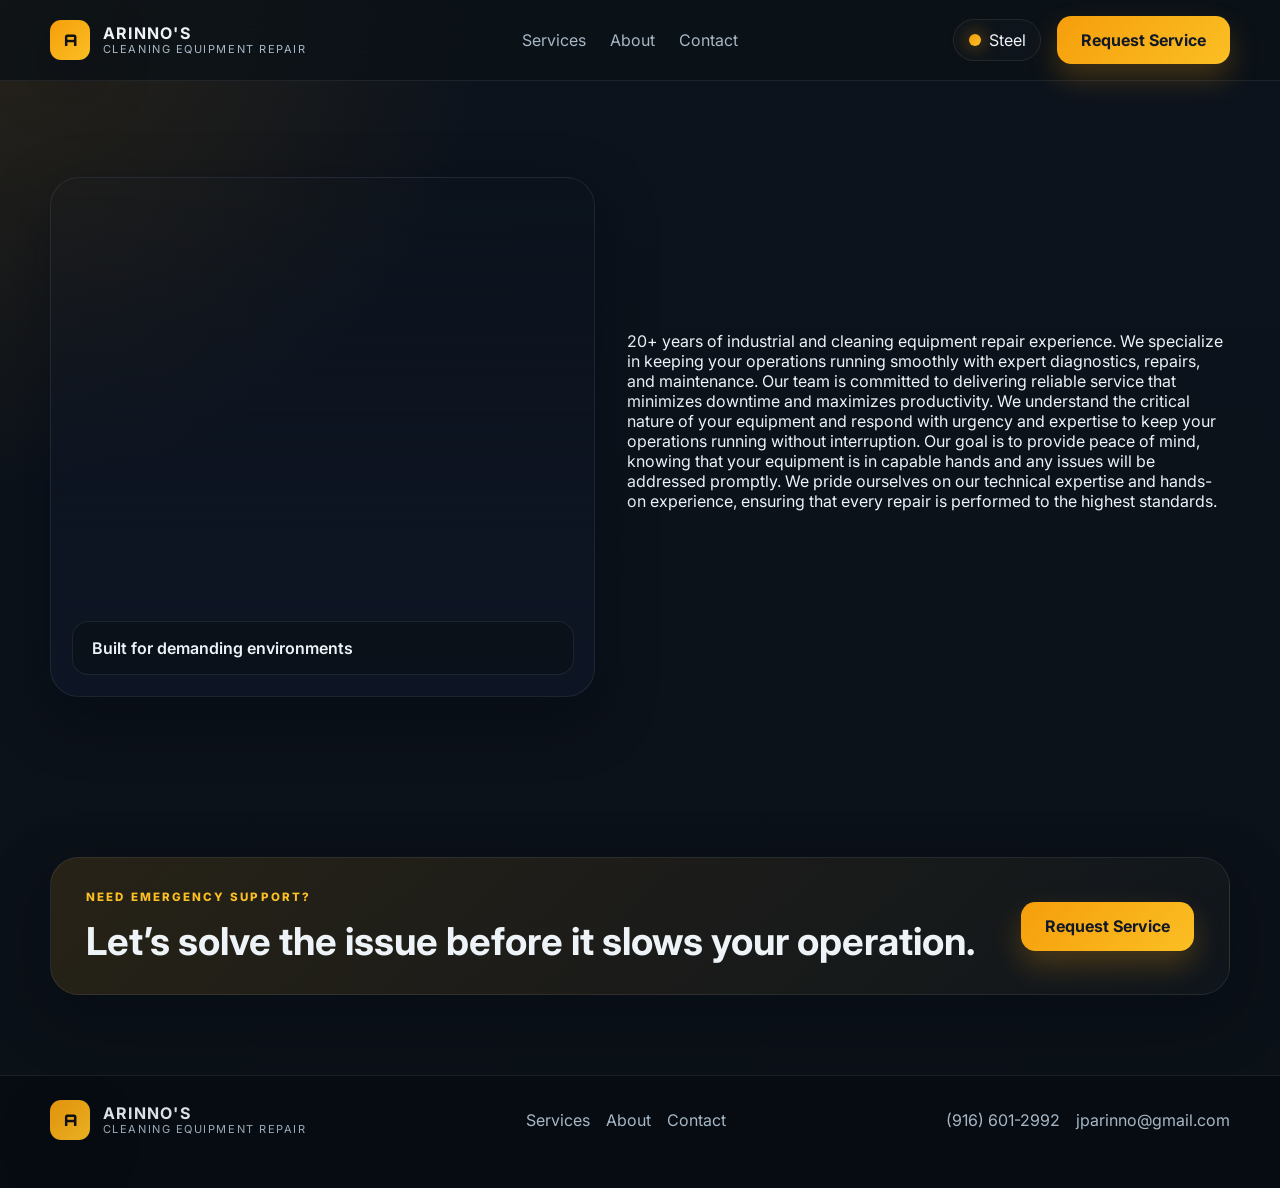
<file: index.html>
<!DOCTYPE html>
<html lang="en">
  <head>
    <meta charset="UTF-8" />
    <meta name="viewport" content="width=device-width, initial-scale=1.0" />
    <meta
      name="description"
      content="Arinno's cleaning equipment repair provides expert diagnostics, fabrication, field service, and preventative maintenance for industrial operations."
    />
    <title>Arinno's Cleaning Equipment Repair</title>
    <link rel="preconnect" href="https://fonts.googleapis.com" />
    <link rel="preconnect" href="https://fonts.gstatic.com" crossorigin />
    <link
      href="https://fonts.googleapis.com/css2?family=Inter:wght@400;500;600;700;800;900&family=Orbitron:wght@500;700;800&display=swap"
      rel="stylesheet"
    />
    <link rel="stylesheet" href="styles.css" />
  </head>
  <body>
    <div class="page-shell">
      <header class="site-header">
        <div class="container header-inner">
          <a class="brand" href="#top" aria-label="Arinno's Cleaning Equipment Repair home">
            <span class="brand-mark">A</span>
            <span class="brand-copy">
              <strong id="brand-name">Arinno's</strong>
              <small id="brand-tag">Cleaning Equipment Repair</small>
            </span>
          </a>

          <nav class="main-nav" aria-label="Main navigation">
            <a href="services.html">Services</a>
            <a href="about.html">About</a>
            <a href="contact.html">Contact</a>
          </nav>

          <div class="header-actions">
            <button class="theme-toggle" type="button" aria-label="Toggle color theme">
              <span class="theme-dot"></span>
              <span class="theme-label">Steel</span>
            </button>
            <a class="button button-primary" href="contact.html">Request Service</a>
          </div>
        </div>
      </header>

      <main id="top">

        <section class="trust-bar">
          <div class="container trust-grid" id="trust-metrics"></div>
        </section>

        <section class="about section-spacing" id="about">
          <div class="container about-grid">
            <div class="about-image">
              <div class="image-card">
                <div class="image-overlay">
                  <span>Built for demanding environments</span>
                </div>
              </div>
            </div>
            <div class="about-copy">
                20+ years of industrial and cleaning equipment repair experience.
                We specialize in keeping your operations running smoothly with expert diagnostics, repairs, and maintenance.
                Our team is committed to delivering reliable service that minimizes downtime and maximizes productivity.
                We understand the critical nature of your equipment and respond with urgency and expertise to keep your operations running without interruption.
                Our goal is to provide peace of mind, knowing that your equipment is in capable hands and any issues will be addressed promptly.
                We pride ourselves on our technical expertise and hands-on experience, ensuring that every repair is performed to the highest standards.

              <div class="feature-list" id="feature-list"></div>
            </div>
          </div>
        </section>

        <section class="cta section-spacing" id="contact">
          <div class="container cta-panel">
            <div>
              <p class="eyebrow">Need emergency support?</p>
              <h2>Let’s solve the issue before it slows your operation.</h2>
            </div>
            <div class="cta-actions">
                <a class="button button-primary" href="contact.html">Request Service</a>
            </div>
          </div>
        </section>
      </main>

      <footer class="site-footer">
        <div class="container footer-inner">
          <div>
            <a class="brand footer-brand" href="#top">
              <span class="brand-mark">A</span>
              <span class="brand-copy">
                <strong id="footer-brand-name">Arinno's</strong>
                <small>Cleaning Equipment Repair</small>
              </span>
            </a>
          </div>
          <div class="footer-links">
            <a href="services.html">Services</a>
            <a href="about.html">About</a>
            <a href="contact.html">Contact</a>
          </div>
          <div class="footer-contact">
            <a id="footer-phone" href="tel:+19166012992">(916) 601-2992</a>
            <a id="footer-email" href="mailto:jparinno@gmail.com">jparinno@gmail.com</a>
          </div>
        </div>
      </footer>
    </div>

    <script src="site-config.js"></script>
    <script src="script.js"></script>
  </body>
</html>
</file>
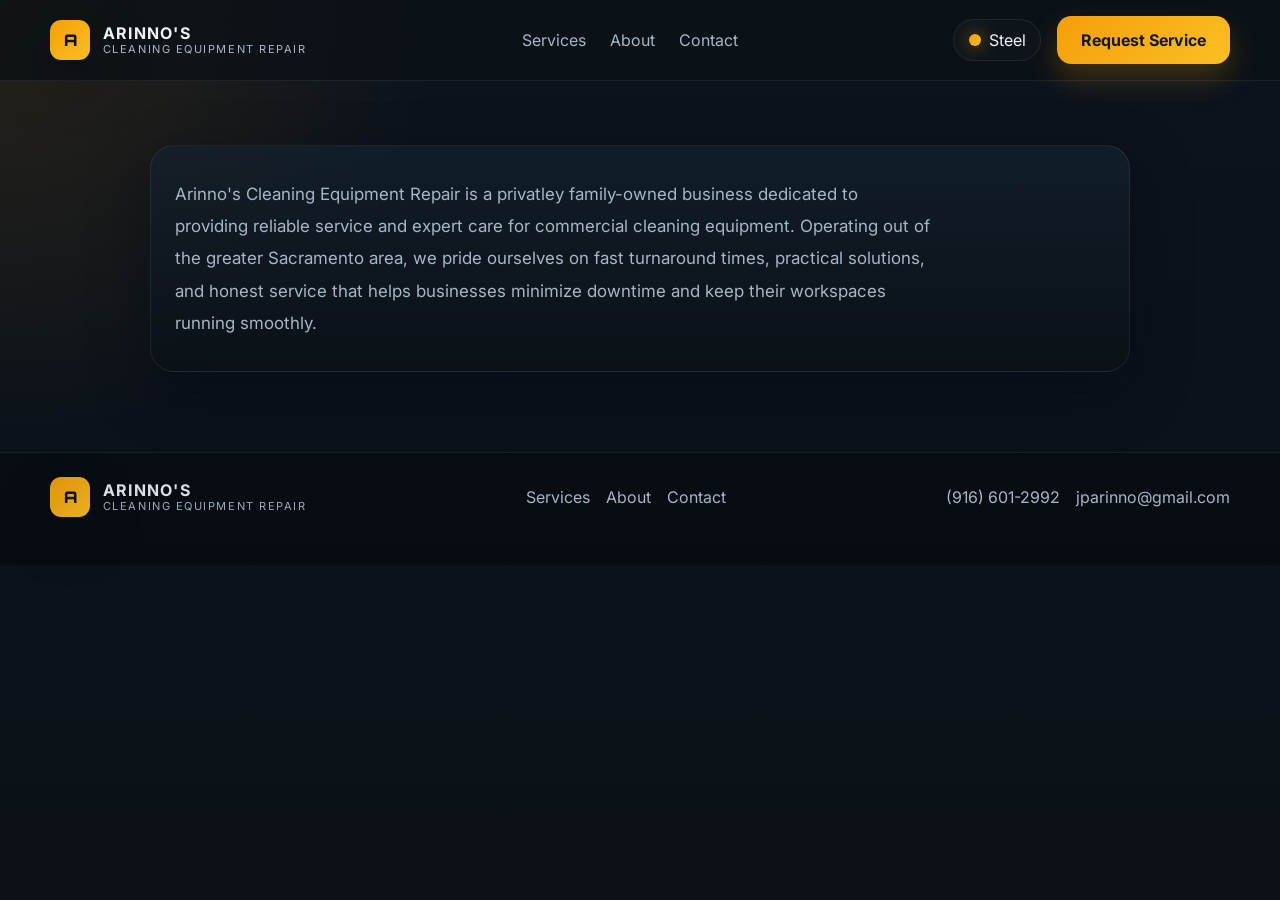
<file: about.html>
<!DOCTYPE html>
<html lang="en">
  <head>
    <meta charset="UTF-8" />
    <meta name="viewport" content="width=device-width, initial-scale=1.0" />
    <meta
      name="description"
      content="Learn more about Arinno's Cleaning Equipment Repair and our commitment to reliable service and expert equipment care."
    />
    <title>About | Arinno's Cleaning Equipment Repair</title>
    <link rel="preconnect" href="https://fonts.googleapis.com" />
    <link rel="preconnect" href="https://fonts.gstatic.com" crossorigin />
    <link
      href="https://fonts.googleapis.com/css2?family=Inter:wght@400;500;600;700;800;900&family=Orbitron:wght@500;700;800&display=swap"
      rel="stylesheet"
    />
    <link rel="stylesheet" href="styles.css" />
  </head>
  <body>
    <div class="page-shell">
      <header class="site-header">
        <div class="container header-inner">
          <a class="brand" href="index.html" aria-label="Arinno's Cleaning Equipment Repair home">
            <span class="brand-mark">A</span>
            <span class="brand-copy">
              <strong>Arinno's</strong>
              <small>Cleaning Equipment Repair</small>
            </span>
          </a>

          <nav class="main-nav" aria-label="Main navigation">
            <a href="services.html">Services</a>
            <a href="about.html">About</a>
            <a href="contact.html">Contact</a>
          </nav>

          <div class="header-actions">
            <button class="theme-toggle" type="button" aria-label="Toggle color theme">
              <span class="theme-dot"></span>
              <span class="theme-label">Steel</span>
            </button>
            <a class="button button-primary" href="contact.html">Request Service</a>
          </div>
        </div>
      </header>

      <main>
        <section class="section-spacing service-intro">
          <div class="container single-paragraph-about">
            <p>
              Arinno's Cleaning Equipment Repair is a privatley family-owned business dedicated to providing reliable service and expert care for commercial cleaning equipment. Operating out of the greater Sacramento area, we pride ourselves on fast turnaround times, practical solutions, and honest service that helps businesses minimize downtime and keep their workspaces running smoothly.
          </div>
        </section>
      </main>

      <footer class="site-footer">
        <div class="container footer-inner">
          <div>
            <a class="brand footer-brand" href="index.html">
              <span class="brand-mark">A</span>
              <span class="brand-copy">
                <strong>Arinno's</strong>
                <small>Cleaning Equipment Repair</small>
              </span>
            </a>
          </div>
          <div class="footer-links">
            <a href="services.html">Services</a>
            <a href="about.html">About</a>
            <a href="contact.html">Contact</a>
          </div>
          <div class="footer-contact">
            <a href="tel:+19166012992">(916) 601-2992</a>
            <a href="mailto:jparinno@gmail.com">jparinno@gmail.com</a>
          </div>
        </div>
      </footer>
    </div>

    <script src="site-config.js"></script>
    <script src="script.js"></script>
  </body>
</html>
</file>
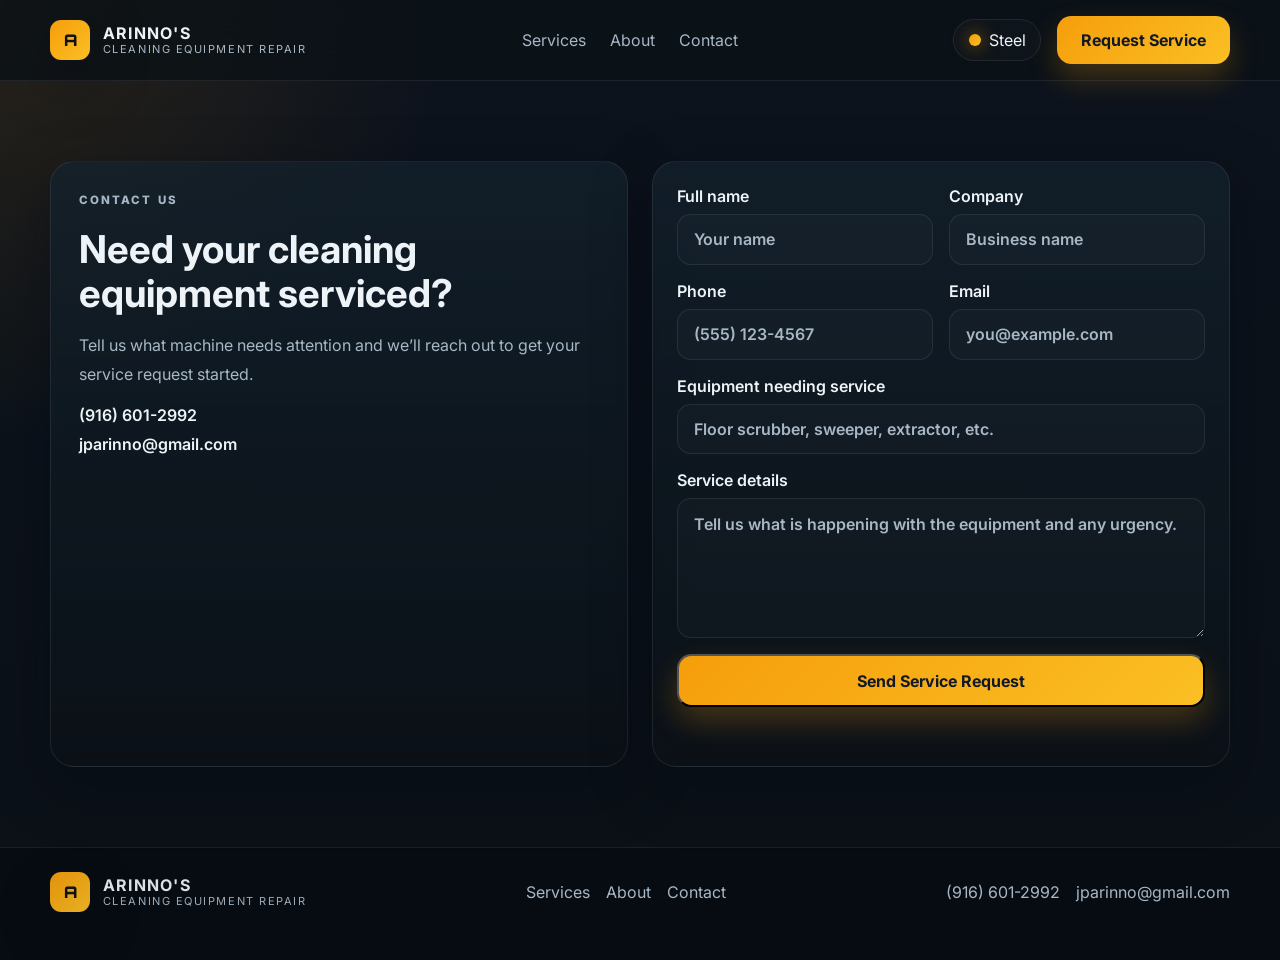
<file: contact.html>
<!DOCTYPE html>
<html lang="en">
  <head>
    <meta charset="UTF-8" />
    <meta name="viewport" content="width=device-width, initial-scale=1.0" />
    <meta
      name="description"
      content="Contact Arinno's Cleaning Equipment Repair to schedule service for your machines and equipment."
    />
    <title>Contact | Arinno's Cleaning Equipment Repair</title>
    <link rel="preconnect" href="https://fonts.googleapis.com" />
    <link rel="preconnect" href="https://fonts.gstatic.com" crossorigin />
    <link
      href="https://fonts.googleapis.com/css2?family=Inter:wght@400;500;600;700;800;900&family=Orbitron:wght@500;700;800&display=swap"
      rel="stylesheet"
    />
    <link rel="stylesheet" href="styles.css" />
  </head>
  <body>
    <div class="page-shell">
      <header class="site-header">
        <div class="container header-inner">
          <a class="brand" href="index.html" aria-label="Arinno's Cleaning Equipment Repair home">
            <span class="brand-mark">A</span>
            <span class="brand-copy">
              <strong>Arinno's</strong>
              <small>Cleaning Equipment Repair</small>
            </span>
          </a>

          <nav class="main-nav" aria-label="Main navigation">
            <a href="services.html">Services</a>
            <a href="about.html">About</a>
            <a href="contact.html">Contact</a>
          </nav>

          <div class="header-actions">
            <button class="theme-toggle" type="button" aria-label="Toggle color theme">
              <span class="theme-dot"></span>
              <span class="theme-label">Steel</span>
            </button>
            <a class="button button-primary" href="contact.html">Request Service</a>
          </div>
        </div>
      </header>

      <main>
        <section class="section-spacing contact-page-intro">
          <div class="container contact-grid">
            <div class="contact-copy">
              <p class="eyebrow">Contact us</p>
              <h1>Need your cleaning equipment serviced?</h1>
              <p>
                Tell us what machine needs attention and we’ll reach out to get your service request started.
              </p>
              <div class="contact-details">
                <a href="tel:+19166012992">(916) 601-2992</a>
                <a href="mailto:jparinno@gmail.com">jparinno@gmail.com</a>
              </div>
            </div>

            <form class="service-form" id="service-form">
              <div class="form-row two-up">
                <label>
                  Full name
                  <input type="text" name="fullName" placeholder="Your name" required />
                </label>
                <label>
                  Company
                  <input type="text" name="company" placeholder="Business name" />
                </label>
              </div>

              <div class="form-row two-up">
                <label>
                  Phone
                  <input type="tel" name="phone" placeholder="(555) 123-4567" required />
                </label>
                <label>
                  Email
                  <input type="email" name="email" placeholder="you@example.com" required />
                </label>
              </div>

              <label>
                Equipment needing service
                <input type="text" name="equipment" placeholder="Floor scrubber, sweeper, extractor, etc." required />
              </label>

              <label>
                Service details
                <textarea name="message" rows="5" placeholder="Tell us what is happening with the equipment and any urgency." required></textarea>
              </label>

              <button type="submit" class="button button-primary">Send Service Request</button>
              <p id="form-status" class="form-status" aria-live="polite"></p>
            </form>
          </div>
        </section>
      </main>

      <footer class="site-footer">
        <div class="container footer-inner">
          <div>
            <a class="brand footer-brand" href="index.html">
              <span class="brand-mark">A</span>
              <span class="brand-copy">
                <strong>Arinno's</strong>
                <small>Cleaning Equipment Repair</small>
              </span>
            </a>
          </div>
          <div class="footer-links">
            <a href="services.html">Services</a>
            <a href="about.html">About</a>
            <a href="contact.html">Contact</a>
          </div>
          <div class="footer-contact">
            <a href="tel:+19166012992">(916) 601-2992</a>
            <a href="mailto:jparinno@gmail.com">jparinno@gmail.com</a>
          </div>
        </div>
      </footer>
    </div>

    <script src="site-config.js"></script>
    <script src="script.js"></script>
    <script>
      document.getElementById('service-form').addEventListener('submit', function (event) {
        event.preventDefault();

        const formData = new FormData(this);
        const fullName = formData.get('fullName');
        const company = formData.get('company') || 'Not provided';
        const phone = formData.get('phone');
        const email = formData.get('email');
        const equipment = formData.get('equipment');
        const message = formData.get('message');

        const subject = encodeURIComponent(`Service Request: ${equipment}`);
        const body = encodeURIComponent(
          `Name: ${fullName}\nCompany: ${company}\nPhone: ${phone}\nEmail: ${email}\nEquipment: ${equipment}\n\nService Details:\n${message}`
        );

        window.location.href = `mailto:jparinno@gmail.com?subject=${subject}&body=${body}`;
        document.getElementById('form-status').textContent = 'Your email client is opening with your service request.';
        this.reset();
      });
    </script>
  </body>
</html>
</file>
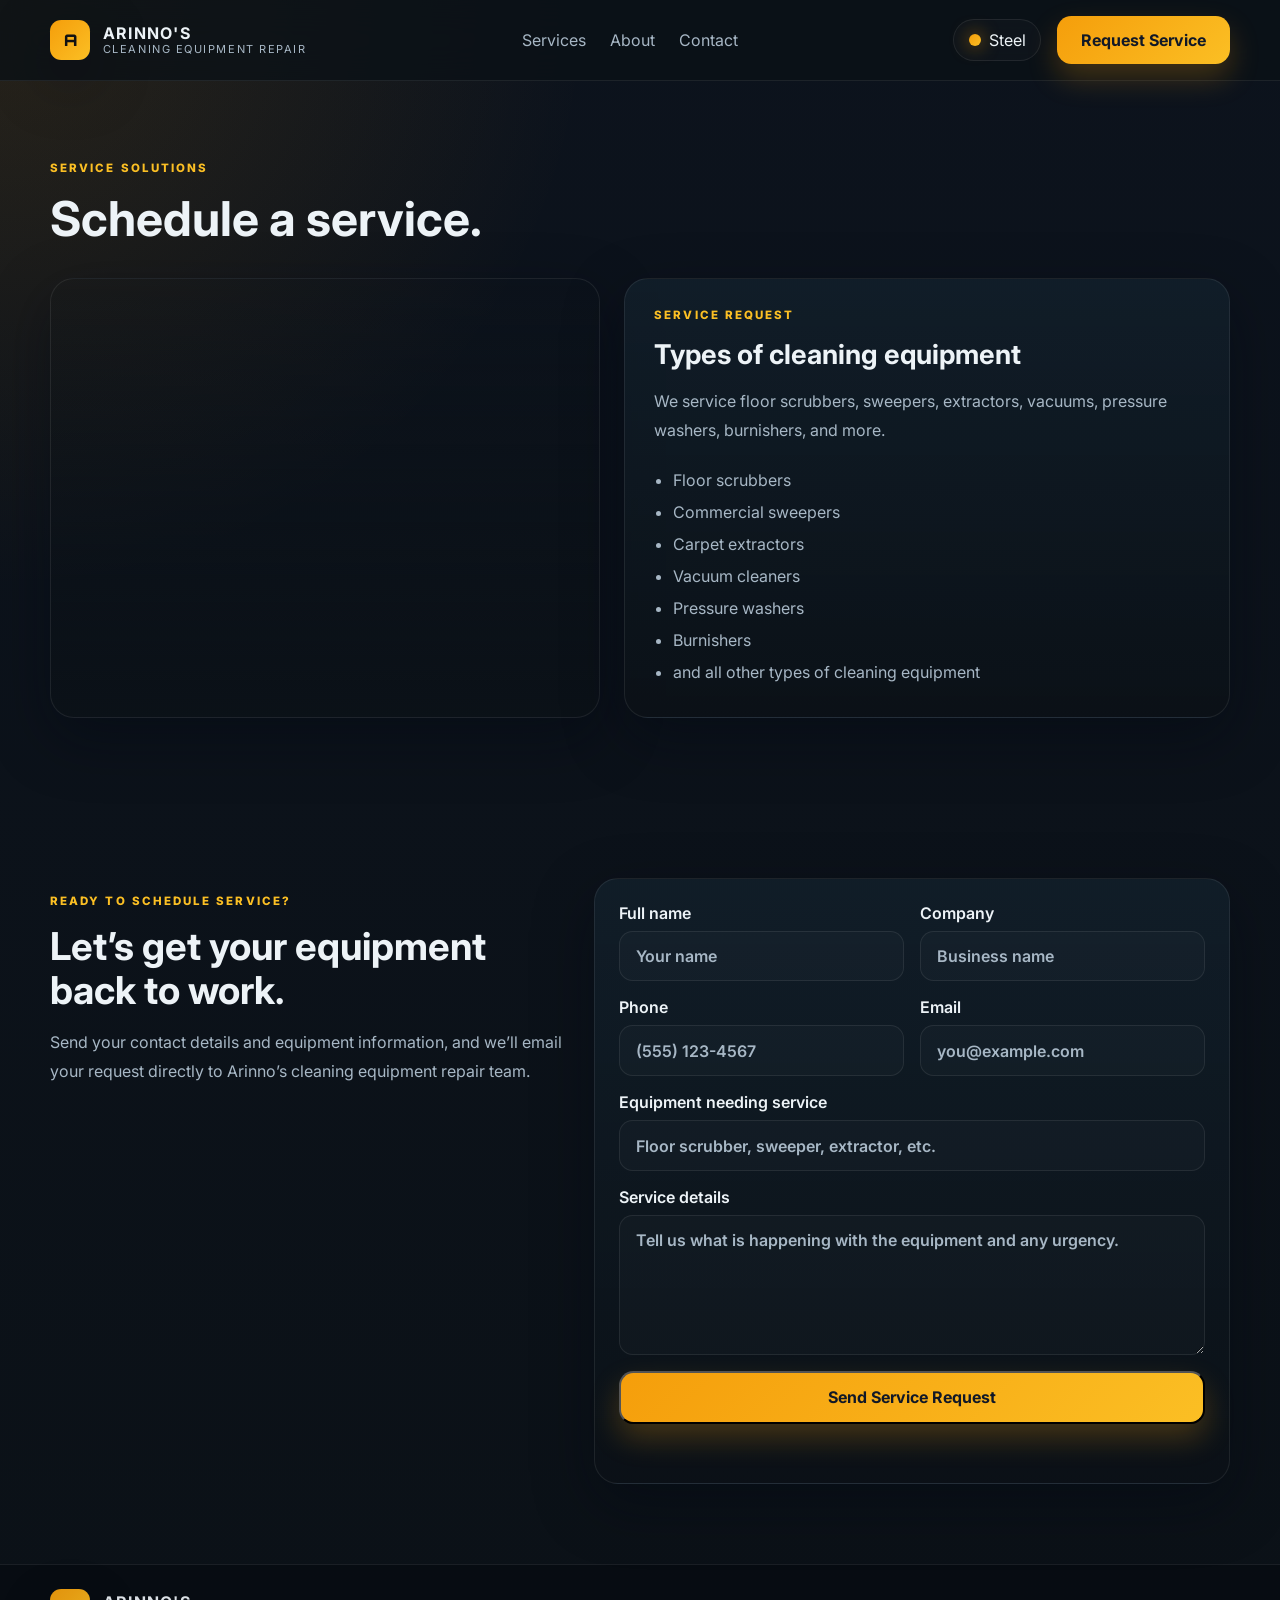
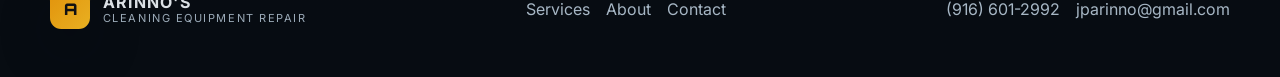
<file: services.html>
<!DOCTYPE html>
<html lang="en">
  <head>
    <meta charset="UTF-8" />
    <meta name="viewport" content="width=device-width, initial-scale=1.0" />
    <meta
      name="description"
      content="Explore Arinno's industrial and cleaning equipment repair services including diagnostics, fabrication, maintenance, and emergency field support."
    />
    <title>Services | Arinno's Industrial Repair</title>
    <link rel="preconnect" href="https://fonts.googleapis.com" />
    <link rel="preconnect" href="https://fonts.gstatic.com" crossorigin />
    <link
      href="https://fonts.googleapis.com/css2?family=Inter:wght@400;500;600;700;800;900&family=Orbitron:wght@500;700;800&display=swap"
      rel="stylesheet"
    />
    <link rel="stylesheet" href="styles.css" />
  </head>
  <body class="service-page">
    <div class="page-shell">
      <header class="site-header">
        <div class="container header-inner">
          <a class="brand" href="index.html" aria-label="Arinno's Cleaning Equipment Repair home">
            <span class="brand-mark">A</span>
            <span class="brand-copy">
              <strong>Arinno's</strong>
              <small>Cleaning Equipment Repair</small>
            </span>
          </a>

          <nav class="main-nav" aria-label="Main navigation">
            <a href="services.html">Services</a>
            <a href="about.html">About</a>
            <a href="contact.html">Contact</a>
          </nav>

          <div class="header-actions">
            <button class="theme-toggle" type="button" aria-label="Toggle color theme">
              <span class="theme-dot"></span>
              <span class="theme-label">Steel</span>
            </button>
            <a class="button button-primary" href="contact.html">Request Service</a>
          </div>
        </div>
      </header>

      <main>
       

        <section class="section-spacing" id="services">
          <div class="container">
            <div class="section-heading narrow">
              <p class="eyebrow">Service solutions</p>
              <h2>Schedule a service.</h2>
            </div>

            <div class="service-feature">
              <div class="service-feature-image"></div>
              <div class="service-view" id="service-view"></div>
            </div>
          </div>
        </section>

      

        <section class="schedule-section section-spacing" id="contact">
          <div class="container schedule-grid">
            <div class="schedule-copy">
              <p class="eyebrow">Ready to schedule service?</p>
              <h2>Let’s get your equipment back to work.</h2>
              <p>Send your contact details and equipment information, and we’ll email your request directly to Arinno’s cleaning equipment repair team.</p>
            </div>

            <form class="service-form" id="service-form">
              <div class="form-row two-up">
                <label>
                  Full name
                  <input type="text" name="fullName" placeholder="Your name" required />
                </label>
                <label>
                  Company
                  <input type="text" name="company" placeholder="Business name" />
                </label>
              </div>

              <div class="form-row two-up">
                <label>
                  Phone
                  <input type="tel" name="phone" placeholder="(555) 123-4567" required />
                </label>
                <label>
                  Email
                  <input type="email" name="email" placeholder="you@example.com" required />
                </label>
              </div>

              <label>
                Equipment needing service
                <input type="text" name="equipment" placeholder="Floor scrubber, sweeper, extractor, etc." required />
              </label>

              <label>
                Service details
                <textarea name="message" rows="5" placeholder="Tell us what is happening with the equipment and any urgency." required></textarea>
              </label>

              <button type="submit" class="button button-primary">Send Service Request</button>
              <p id="form-status" class="form-status" aria-live="polite"></p>
            </form>
          </div>
        </section>
      </main>

      <footer class="site-footer">
        <div class="container footer-inner">
          <div>
            <a class="brand footer-brand" href="index.html">
              <span class="brand-mark">A</span>
              <span class="brand-copy">
                <strong>Arinno's</strong>
                <small>Cleaning Equipment Repair</small>
              </span>
            </a>
          </div>
          <div class="footer-links">
            <a href="services.html">Services</a>
            <a href="about.html">About</a>
            <a href="contact.html">Contact</a>
          </div>
          <div class="footer-contact">
            <a href="tel:+19166012992">(916) 601-2992</a>
            <a href="mailto:jparinno@gmail.com">jparinno@gmail.com</a>
          </div>
        </div>
      </footer>
    </div>

    <script src="site-config.js"></script>
    <script src="script.js"></script>
    <script>
      const services = [
        {
          id: 'Types of cleaning equipment',
          name: 'Types of cleaning equipment',
          summary: 'Arrange a service appointment for your equipment.',
          description: 'We service floor scrubbers, sweepers, extractors, vacuums, pressure washers, burnishers, and more.',
          bullets: ['Floor scrubbers', 'Commercial sweepers', 'Carpet extractors', 'Vacuum cleaners', 'Pressure washers', 'Burnishers', 'and all other types of cleaning equipment'],
        },
      ];

      const serviceView = document.getElementById('service-view');

      function renderServices() {
        renderSelectedService(services[0]);
      }

      function renderSelectedService(service) {
        serviceView.innerHTML = `
          <div class="service-detail-panel">
            <div class="service-detail-header">
              <div>
                <p class="eyebrow">Service request</p>
                <h3>${service.name}</h3>
              </div>
            </div>
            <p class="service-detail-summary">${service.description}</p>
            <ul class="service-list">
              ${service.bullets.map((item) => `<li>${item}</li>`).join('')}
            </ul>
          </div>
        `;
      }

      document.getElementById('service-form').addEventListener('submit', function (event) {
        event.preventDefault();

        const formData = new FormData(this);
        const fullName = formData.get('fullName');
        const company = formData.get('company') || 'Not provided';
        const phone = formData.get('phone');
        const email = formData.get('email');
        const equipment = formData.get('equipment');
        const message = formData.get('message');

        const subject = encodeURIComponent(`Service Request: ${equipment}`);
        const body = encodeURIComponent(
          `Name: ${fullName}\nCompany: ${company}\nPhone: ${phone}\nEmail: ${email}\nEquipment: ${equipment}\n\nService Details:\n${message}`
        );

        window.location.href = `mailto:jparinno@gmail.com?subject=${subject}&body=${body}`;
        document.getElementById('form-status').textContent = 'Your email client is opening with your service request.';
        this.reset();
      });

      renderServices();
    </script>
  </body>
</html>
</file>
<file: styles.css>
:root {
  --bg: #0b1117;
  --bg-alt: #101a22;
  --panel: #12202c;
  --card: #152a37;
  --text: #edf3f7;
  --muted: #a7b7c5;
  --accent: #f59e0b;
  --accent-alt: #fbbf24;
  --border: rgba(255, 255, 255, 0.08);
  --shadow: 0 20px 60px rgba(3, 7, 18, 0.4);
}

* {
  box-sizing: border-box;
}

html {
  scroll-behavior: smooth;
}

body {
  margin: 0;
  font-family: "Inter", sans-serif;
  background:
    radial-gradient(circle at top left, rgba(245, 158, 11, 0.12), transparent 28%),
    linear-gradient(180deg, rgba(15, 23, 42, 0.3), rgba(11, 17, 23, 0.9)),
    var(--bg);
  color: var(--text);
}

img {
  max-width: 100%;
  display: block;
}

a {
  color: inherit;
  text-decoration: none;
}

button {
  font: inherit;
}

.page-shell {
  min-height: 100vh;
}

.container {
  width: min(1180px, calc(100% - 2rem));
  margin: 0 auto;
}

.section-spacing {
  padding: 5rem 0;
}

.site-header {
  position: sticky;
  top: 0;
  z-index: 40;
  backdrop-filter: blur(18px);
  background: rgba(11, 17, 23, 0.78);
  border-bottom: 1px solid var(--border);
}

.header-inner {
  display: flex;
  align-items: center;
  justify-content: space-between;
  gap: 1rem;
  min-height: 80px;
}

.brand {
  display: inline-flex;
  align-items: center;
  gap: 0.8rem;
}

.brand-mark {
  display: grid;
  place-items: center;
  width: 2.5rem;
  height: 2.5rem;
  border-radius: 0.7rem;
  background: linear-gradient(135deg, var(--accent), var(--accent-alt));
  color: #121212;
  font-weight: 900;
  font-family: "Orbitron", sans-serif;
  box-shadow: var(--shadow);
}

.brand-copy {
  display: flex;
  flex-direction: column;
  line-height: 1.1;
}

.brand-copy strong {
  font-size: 1rem;
  letter-spacing: 0.08em;
  text-transform: uppercase;
}

.brand-copy small {
  font-size: 0.69rem;
  letter-spacing: 0.14em;
  color: var(--muted);
  text-transform: uppercase;
}

.main-nav {
  display: flex;
  align-items: center;
  gap: 1.5rem;
  color: var(--muted);
}

.main-nav a {
  position: relative;
  transition: color 0.2s ease;
}

.main-nav a:hover,
.main-nav a:focus-visible {
  color: var(--text);
}

.main-nav a::after {
  content: "";
  position: absolute;
  left: 0;
  bottom: -0.5rem;
  width: 100%;
  height: 2px;
  background: var(--accent);
  transform: scaleX(0);
  transform-origin: left;
  transition: transform 0.2s ease;
}

.main-nav a:hover::after,
.main-nav a:focus-visible::after {
  transform: scaleX(1);
}

.header-actions {
  display: flex;
  align-items: center;
  gap: 1rem;
}

.theme-toggle {
  display: inline-flex;
  align-items: center;
  gap: 0.5rem;
  padding: 0.6rem 0.9rem;
  border: 1px solid var(--border);
  border-radius: 999px;
  background: rgba(255, 255, 255, 0.02);
  color: var(--text);
  cursor: pointer;
}

.theme-dot {
  width: 0.75rem;
  height: 0.75rem;
  border-radius: 50%;
  background: linear-gradient(135deg, var(--accent), var(--accent-alt));
  box-shadow: 0 0 18px rgba(245, 158, 11, 0.7);
}

.button {
  display: inline-flex;
  justify-content: center;
  align-items: center;
  border-radius: 0.9rem;
  padding: 0.9rem 1.5rem;
  font-weight: 700;
  transition: transform 0.2s ease, box-shadow 0.2s ease;
}

.button:hover,
.button:focus-visible {
  transform: translateY(-1px);
}

.button-primary {
  background: linear-gradient(135deg, var(--accent), var(--accent-alt));
  color: #111827;
  box-shadow: 0 14px 30px rgba(245, 158, 11, 0.24);
}

.button-secondary {
  border: 1px solid var(--border);
  background: rgba(255, 255, 255, 0.02);
  color: var(--text);
}

.hero {
  padding: 4.5rem 0 2.5rem;
}

.hero-inner {
  display: grid;
  grid-template-columns: 1.2fr 0.8fr;
  align-items: center;
  gap: 2rem;
}

.eyebrow {
  margin: 0 0 1rem;
  color: var(--accent-alt);
  font-size: 0.72rem;
  font-weight: 800;
  letter-spacing: 0.18em;
  text-transform: uppercase;
}

.hero-copy h1 {
  font-size: clamp(2.8rem, 5vw, 5rem);
  line-height: 1.05;
  letter-spacing: -0.06em;
  margin: 0;
  max-width: 620px;
}

.hero-text {
  margin: 1.25rem 0 0;
  max-width: 620px;
  font-size: 1.08rem;
  line-height: 1.75;
  color: var(--muted);
}

.hero-actions {
  margin-top: 2rem;
  display: flex;
  flex-wrap: wrap;
  gap: 1rem;
}

.hero-points {
  list-style: none;
  padding: 0;
  margin: 2rem 0 0;
  display: flex;
  flex-wrap: wrap;
  gap: 0.75rem;
}

.hero-points li {
  padding: 0.75rem 1rem;
  border: 1px solid var(--border);
  border-radius: 999px;
  background: rgba(255, 255, 255, 0.02);
  color: var(--muted);
}

.hero-panel {
  display: flex;
  flex-direction: column;
  gap: 1rem;
}

.panel-card {
  background: linear-gradient(180deg, rgba(19, 34, 46, 0.9), rgba(16, 26, 34, 0.9));
  border: 1px solid var(--border);
  border-radius: 1.5rem;
  box-shadow: var(--shadow);
}

.info-card {
  padding: 1.5rem;
}

.panel-topline {
  display: inline-flex;
  align-items: center;
  gap: 0.5rem;
  padding: 0.4rem 0.8rem;
  border-radius: 999px;
  background: rgba(245, 158, 11, 0.08);
  color: var(--accent-alt);
  font-size: 0.82rem;
  font-weight: 600;
}

.status-dot {
  width: 0.6rem;
  height: 0.6rem;
  border-radius: 50%;
  background: #3ddc97;
  box-shadow: 0 0 16px rgba(61, 220, 151, 0.8);
}

.panel-figure {
  margin-top: 1.25rem;
  display: flex;
  flex-direction: column;
  gap: 0.4rem;
}

.panel-figure strong {
  font-size: clamp(2.4rem, 3vw, 3.2rem);
  letter-spacing: -0.05em;
}

.panel-figure span {
  color: var(--muted);
  line-height: 1.6;
}

.panel-stats {
  margin-top: 1.5rem;
  display: grid;
  grid-template-columns: repeat(2, minmax(0, 1fr));
  gap: 1rem;
}

.panel-stats div {
  padding: 1rem;
  background: rgba(255, 255, 255, 0.02);
  border-radius: 1rem;
  border: 1px solid var(--border);
}

.panel-stats strong {
  display: block;
  font-size: 1.3rem;
}

.panel-stats span {
  color: var(--muted);
  font-size: 0.83rem;
}

.contact-card {
  padding: 1.25rem 1.5rem;
  display: flex;
  flex-direction: column;
  gap: 0.45rem;
  color: var(--muted);
}

.contact-card p {
  margin: 0;
  font-size: 0.75rem;
  letter-spacing: 0.16em;
  text-transform: uppercase;
  color: var(--accent-alt);
}

.contact-card a {
  color: var(--text);
  font-size: clamp(1.2rem, 2vw, 1.6rem);
  font-weight: 700;
}

.contact-card span {
  display: block;
  line-height: 1.65;
}

.trust-bar {
  padding: 0 0 1rem;
}

.trust-grid {
  display: grid;
  grid-template-columns: repeat(4, minmax(0, 1fr));
  gap: 1rem;
}

.trust-item {
  padding: 1.2rem 1rem;
  border: 1px solid var(--border);
  border-radius: 1.2rem;
  background: rgba(255, 255, 255, 0.02);
  text-align: center;
}

.trust-item strong {
  display: block;
  color: var(--accent-alt);
  font-size: clamp(1.4rem, 2vw, 2rem);
}

.trust-item span {
  color: var(--muted);
  font-size: 0.8rem;
  letter-spacing: 0.06em;
  text-transform: uppercase;
}

.section-heading {
  margin-bottom: 2rem;
}

.section-heading h2 {
  margin: 0;
  font-size: clamp(2rem, 4vw, 3rem);
  line-height: 1.15;
}

.section-heading.narrow {
  max-width: 680px;
}

.services-grid,
.process-grid,
.testimonial-grid {
  display: grid;
  grid-template-columns: repeat(3, minmax(0, 1fr));
  gap: 1.4rem;
}

.service-card,
.process-card,
.testimonial-card {
  border: 1px solid var(--border);
  background: linear-gradient(180deg, rgba(19, 34, 46, 0.6), rgba(11, 17, 23, 0.9));
  border-radius: 1.3rem;
  padding: 1.5rem;
  box-shadow: var(--shadow);
}

.service-icon {
  width: 3.2rem;
  height: 3.2rem;
  display: grid;
  place-items: center;
  border-radius: 0.9rem;
  background: rgba(245, 158, 11, 0.12);
  font-size: 1.6rem;
}

.service-card h3,
.process-card h3 {
  margin: 1rem 0 0.6rem;
  font-size: 1.3rem;
}

.service-card p,
.process-card p,
.testimonial-card .quote,
.about-copy p,
.feature-item p {
  color: var(--muted);
  line-height: 1.7;
}

.about-grid {
  display: grid;
  grid-template-columns: 0.95fr 1.05fr;
  gap: 2rem;
  align-items: center;
}

.image-card {
  position: relative;
  min-height: 520px;
  border-radius: 1.8rem;
  background:
    linear-gradient(180deg, rgba(15, 23, 42, 0.05), rgba(15, 23, 42, 0.68)),
    url('https://images.unsplash.com/photo-1581092921461-eab62e97a780?auto=format&fit=crop&w=1200&q=80') center/cover no-repeat;
  border: 1px solid var(--border);
  box-shadow: var(--shadow);
}

.image-overlay {
  position: absolute;
  left: 1.3rem;
  right: 1.3rem;
  bottom: 1.3rem;
  padding: 1rem 1.2rem;
  border-radius: 1rem;
  background: rgba(11, 17, 23, 0.72);
  border: 1px solid var(--border);
  color: var(--text);
  font-weight: 600;
}

.about-copy h2 {
  margin: 0;
  font-size: clamp(2rem, 3vw, 3rem);
  line-height: 1.15;
}

.about-copy > p {
  margin-top: 1rem;
}

.feature-list {
  margin-top: 2rem;
  display: grid;
  gap: 1rem;
}

.feature-item {
  display: flex;
  align-items: flex-start;
  gap: 0.8rem;
}

.checkmark {
  display: grid;
  place-items: center;
  width: 1.6rem;
  height: 1.6rem;
  border-radius: 50%;
  background: rgba(245, 158, 11, 0.12);
  color: var(--accent-alt);
  font-weight: 900;
}

.process-step {
  display: inline-flex;
  padding: 0.35rem 0.8rem;
  border-radius: 999px;
  background: rgba(245, 158, 11, 0.12);
  color: var(--accent-alt);
  font-weight: 700;
  letter-spacing: 0.06em;
}

.chip-list {
  display: flex;
  flex-wrap: wrap;
  gap: 0.8rem;
}

.chip-list span {
  padding: 0.75rem 1rem;
  border: 1px solid var(--border);
  border-radius: 999px;
  background: rgba(255, 255, 255, 0.02);
  color: var(--text);
}

.author-block {
  margin-top: 1.25rem;
  display: flex;
  flex-direction: column;
  gap: 0.2rem;
}

.author-block strong {
  font-size: 1rem;
}

.author-block span {
  color: var(--muted);
  font-size: 0.82rem;
}

.cta-panel {
  display: flex;
  justify-content: space-between;
  align-items: center;
  gap: 2rem;
  padding: 2rem 2.2rem;
  border-radius: 1.8rem;
  background: linear-gradient(135deg, rgba(245, 158, 11, 0.12), rgba(255,255,255,0.02));
  border: 1px solid var(--border);
  box-shadow: var(--shadow);
}

.cta-panel h2 {
  margin: 0;
  font-size: clamp(2rem, 3vw, 2.8rem);
  line-height: 1.1;
}

.cta-actions {
  display: flex;
  gap: 1rem;
  flex-wrap: wrap;
}

.site-footer {
  padding: 1.5rem 0 3rem;
  border-top: 1px solid var(--border);
  background: rgba(7, 11, 16, 0.7);
}

.footer-inner {
  display: flex;
  align-items: center;
  justify-content: space-between;
  gap: 1.5rem;
}

.footer-brand {
  opacity: 0.92;
}

.footer-links,
.footer-contact {
  display: flex;
  align-items: center;
  gap: 1rem;
  flex-wrap: wrap;
  color: var(--muted);
}

.service-page .service-hero {
  padding-top: 4rem;
}

.service-hero-inner {
  display: grid;
  grid-template-columns: 1.25fr 0.75fr;
  align-items: center;
  gap: 2rem;
}

.service-hero h1 {
  margin: 0;
  font-size: clamp(2.7rem, 5vw, 4.4rem);
  line-height: 1.05;
  letter-spacing: -0.06em;
  max-width: 700px;
}

.service-hero p {
  color: var(--muted);
  line-height: 1.75;
  max-width: 700px;
}

.service-spotlight {
  display: flex;
  justify-content: center;
}

.spotlight-card {
  width: min(100%, 420px);
  padding: 1.6rem;
  border-radius: 1.6rem;
  border: 1px solid var(--border);
  background: linear-gradient(180deg, rgba(18, 32, 44, 0.9), rgba(11, 17, 23, 0.9));
  box-shadow: var(--shadow);
}

.spotlight-badge {
  display: inline-block;
  margin-bottom: 0.8rem;
  padding: 0.4rem 0.8rem;
  border-radius: 999px;
  background: rgba(245, 158, 11, 0.12);
  color: var(--accent-alt);
  font-weight: 700;
  font-size: 0.72rem;
  letter-spacing: 0.12em;
  text-transform: uppercase;
}

.spotlight-card strong {
  display: block;
  font-size: 1.7rem;
  margin-bottom: 1rem;
}

.spotlight-card ul {
  margin: 0;
  padding-left: 1.15rem;
  color: var(--muted);
  line-height: 1.8;
}

.service-grid,
.service-process-grid {
  display: grid;
  grid-template-columns: repeat(3, minmax(0, 1fr));
  gap: 1.4rem;
}

.service-feature {
  display: grid;
  grid-template-columns: 1fr 1.1fr;
  gap: 1.5rem;
  align-items: stretch;
}

.service-feature-image {
  min-height: 380px;
  border-radius: 1.5rem;
  border: 1px solid var(--border);
  background:
    linear-gradient(180deg, rgba(11, 17, 23, 0.1), rgba(11, 17, 23, 0.72)),
    url('https://images.unsplash.com/photo-1581578731548-c64695cc6952?auto=format&fit=crop&w=1200&q=80') center/cover no-repeat;
  box-shadow: var(--shadow);
}

.service-view {
  min-height: 320px;
}

.service-detail-panel {
  padding: 1.8rem;
  border: 1px solid var(--border);
  border-radius: 1.5rem;
  background: linear-gradient(180deg, rgba(19, 34, 46, 0.7), rgba(11, 17, 23, 0.9));
  box-shadow: var(--shadow);
}

.service-detail-header {
  display: flex;
  align-items: center;
  gap: 1rem;
  margin-bottom: 1rem;
}

.service-detail-header h3 {
  margin: 0.2rem 0 0;
  font-size: clamp(1.7rem, 2vw, 2.2rem);
}

.service-detail-summary {
  color: var(--muted);
  line-height: 1.8;
  margin: 0 0 1rem;
}

.highlight-panel {
  background: linear-gradient(135deg, rgba(245, 158, 11, 0.12), rgba(255,255,255,0.02));
}

.service-list {
  margin: 1.2rem 0 0;
  padding-left: 1.2rem;
  color: var(--muted);
  line-height: 2;
}

.meta-stack {
  display: grid;
  gap: 1rem;
  margin-top: 1rem;
}

.meta-stack div {
  padding: 1rem 1.1rem;
  border: 1px solid var(--border);
  border-radius: 1rem;
  background: rgba(255, 255, 255, 0.02);
}

.meta-stack strong {
  display: block;
  margin-bottom: 0.25rem;
  font-size: 1.05rem;
}

.meta-stack span {
  color: var(--muted);
  line-height: 1.7;
}

.service-intro {
  padding-top: 4rem;
}

.service-intro-inner {
  display: grid;
  grid-template-columns: 1fr;
}

.service-intro h1 {
  margin: 0;
  font-size: clamp(2.8rem, 5vw, 4.2rem);
  line-height: 1.05;
  letter-spacing: -0.06em;
  max-width: 760px;
}

.service-intro p {
  color: var(--muted);
  line-height: 1.8;
  max-width: 760px;
}

.single-paragraph-about {
  max-width: 980px;
  margin: 0 auto;
  padding: 2rem 1.5rem;
  border: 1px solid var(--border);
  border-radius: 1.5rem;
  background: linear-gradient(180deg, rgba(19, 34, 46, 0.7), rgba(11, 17, 23, 0.9));
  box-shadow: var(--shadow);
}

.single-paragraph-about h1 {
  margin: 0 0 1rem;
  font-size: clamp(2.3rem, 4vw, 4rem);
  line-height: 1.08;
  letter-spacing: -0.05em;
}

.single-paragraph-about p:last-child {
  margin: 0;
  color: var(--muted);
  line-height: 1.9;
  font-size: 1.06rem;
}

.contact-grid {
  display: grid;
  grid-template-columns: repeat(2, minmax(0, 1fr));
  gap: 1.5rem;
}

.contact-copy {
  padding: 1.75rem;
  border-radius: 1.5rem;
  border: 1px solid var(--border);
  background: linear-gradient(180deg, rgba(19, 34, 46, 0.7), rgba(11, 17, 23, 0.9));
  box-shadow: var(--shadow);
}

.contact-copy h1 {
  margin: 0 0 0.8rem;
  font-size: clamp(1.9rem, 3vw, 2.7rem);
  line-height: 1.15;
}

.contact-copy p {
  color: var(--muted);
  line-height: 1.8;
}

.contact-details {
  display: grid;
  gap: 0.6rem;
  margin-top: 1rem;
}

.contact-details a {
  color: var(--text);
  font-weight: 600;
}

.schedule-grid {
  display: grid;
  grid-template-columns: 0.9fr 1.1fr;
  gap: 1.5rem;
  align-items: start;
}

.schedule-copy {
  padding: 1rem 0;
}

.schedule-copy h2 {
  margin: 0;
  font-size: clamp(2rem, 3vw, 2.8rem);
  line-height: 1.15;
}

.schedule-copy p:last-child {
  color: var(--muted);
  line-height: 1.8;
}

.service-form {
  display: grid;
  gap: 1rem;
  padding: 1.5rem;
  border-radius: 1.5rem;
  border: 1px solid var(--border);
  background: linear-gradient(180deg, rgba(19, 34, 46, 0.7), rgba(11, 17, 23, 0.9));
  box-shadow: var(--shadow);
}

.form-row {
  display: grid;
  gap: 1rem;
}

.two-up {
  grid-template-columns: repeat(2, minmax(0, 1fr));
}

.service-form label {
  display: grid;
  gap: 0.5rem;
  color: var(--text);
  font-weight: 600;
}

.service-form input,
.service-form select,
.service-form textarea {
  width: 100%;
  background: rgba(255, 255, 255, 0.02);
  border: 1px solid var(--border);
  border-radius: 0.85rem;
  padding: 0.9rem 1rem;
  color: var(--text);
  font: inherit;
}

.service-form input::placeholder,
.service-form textarea::placeholder {
  color: var(--muted);
}

.service-form textarea {
  resize: vertical;
  min-height: 140px;
}

.form-status {
  margin: 0;
  min-height: 1.2rem;
  color: var(--accent-alt);
  font-size: 0.92rem;
}

@media (max-width: 980px) {
  .main-nav {
    display: none;
  }

  .hero-inner,
  .about-grid,
  .services-grid,
  .process-grid,
  .testimonial-grid,
  .trust-grid,
  .cta-panel,
  .service-hero-inner,
  .service-detail-grid,
  .service-grid,
  .service-process-grid,
  .service-feature,
  .contact-grid,
  .schedule-grid,
  .two-up {
    grid-template-columns: 1fr;
    display: grid;
  }

  .cta-panel {
    place-items: start;
  }
}

@media (max-width: 640px) {
  .header-inner {
    flex-wrap: wrap;
    padding: 0.8rem 0;
  }

  .header-actions {
    width: 100%;
    justify-content: space-between;
  }

  .hero {
    padding-top: 3rem;
  }

  .hero-copy h1 {
    letter-spacing: -0.04em;
  }

  .brand-copy strong {
    font-size: 0.8rem;
  }

  .button {
    width: 100%;
  }

  .hero-actions,
  .cta-actions {
    display: grid;
    width: 100%;
  }

  .footer-inner {
    flex-direction: column;
    text-align: center;
  }
}
</file>
